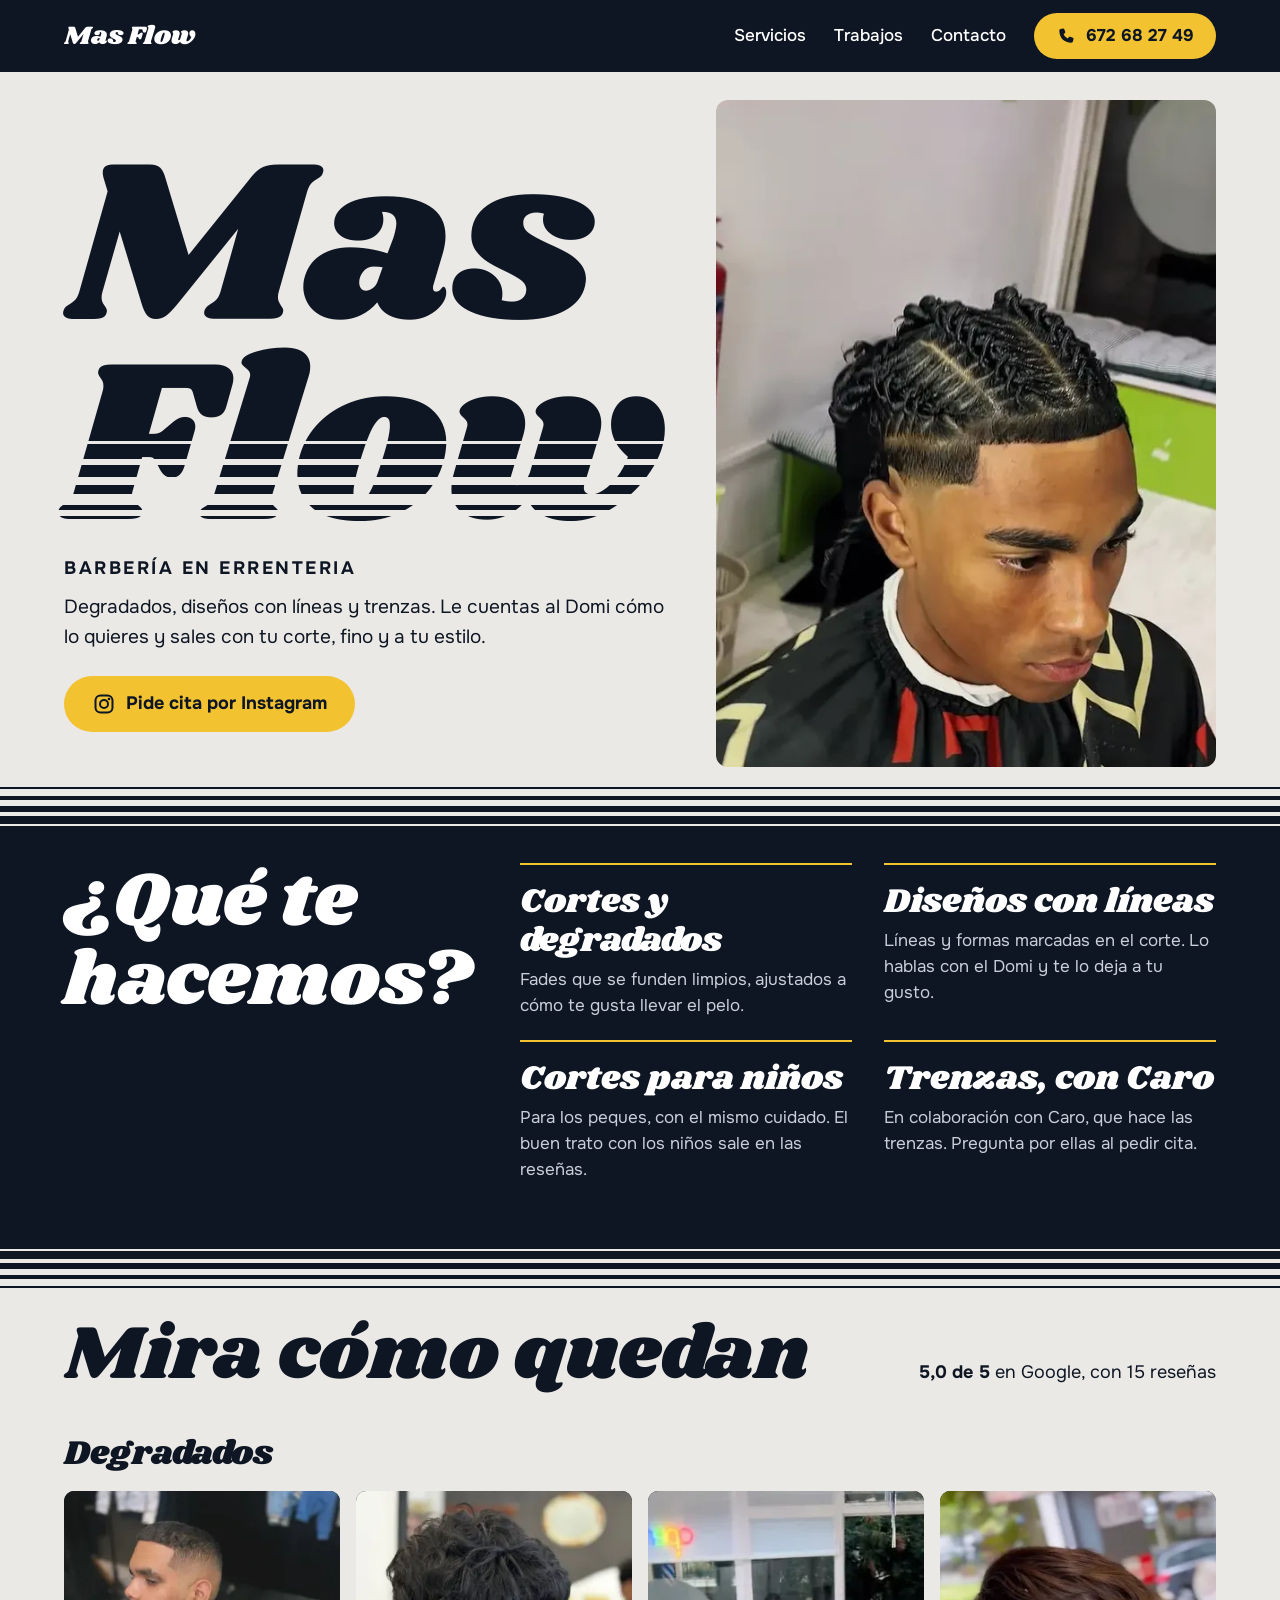
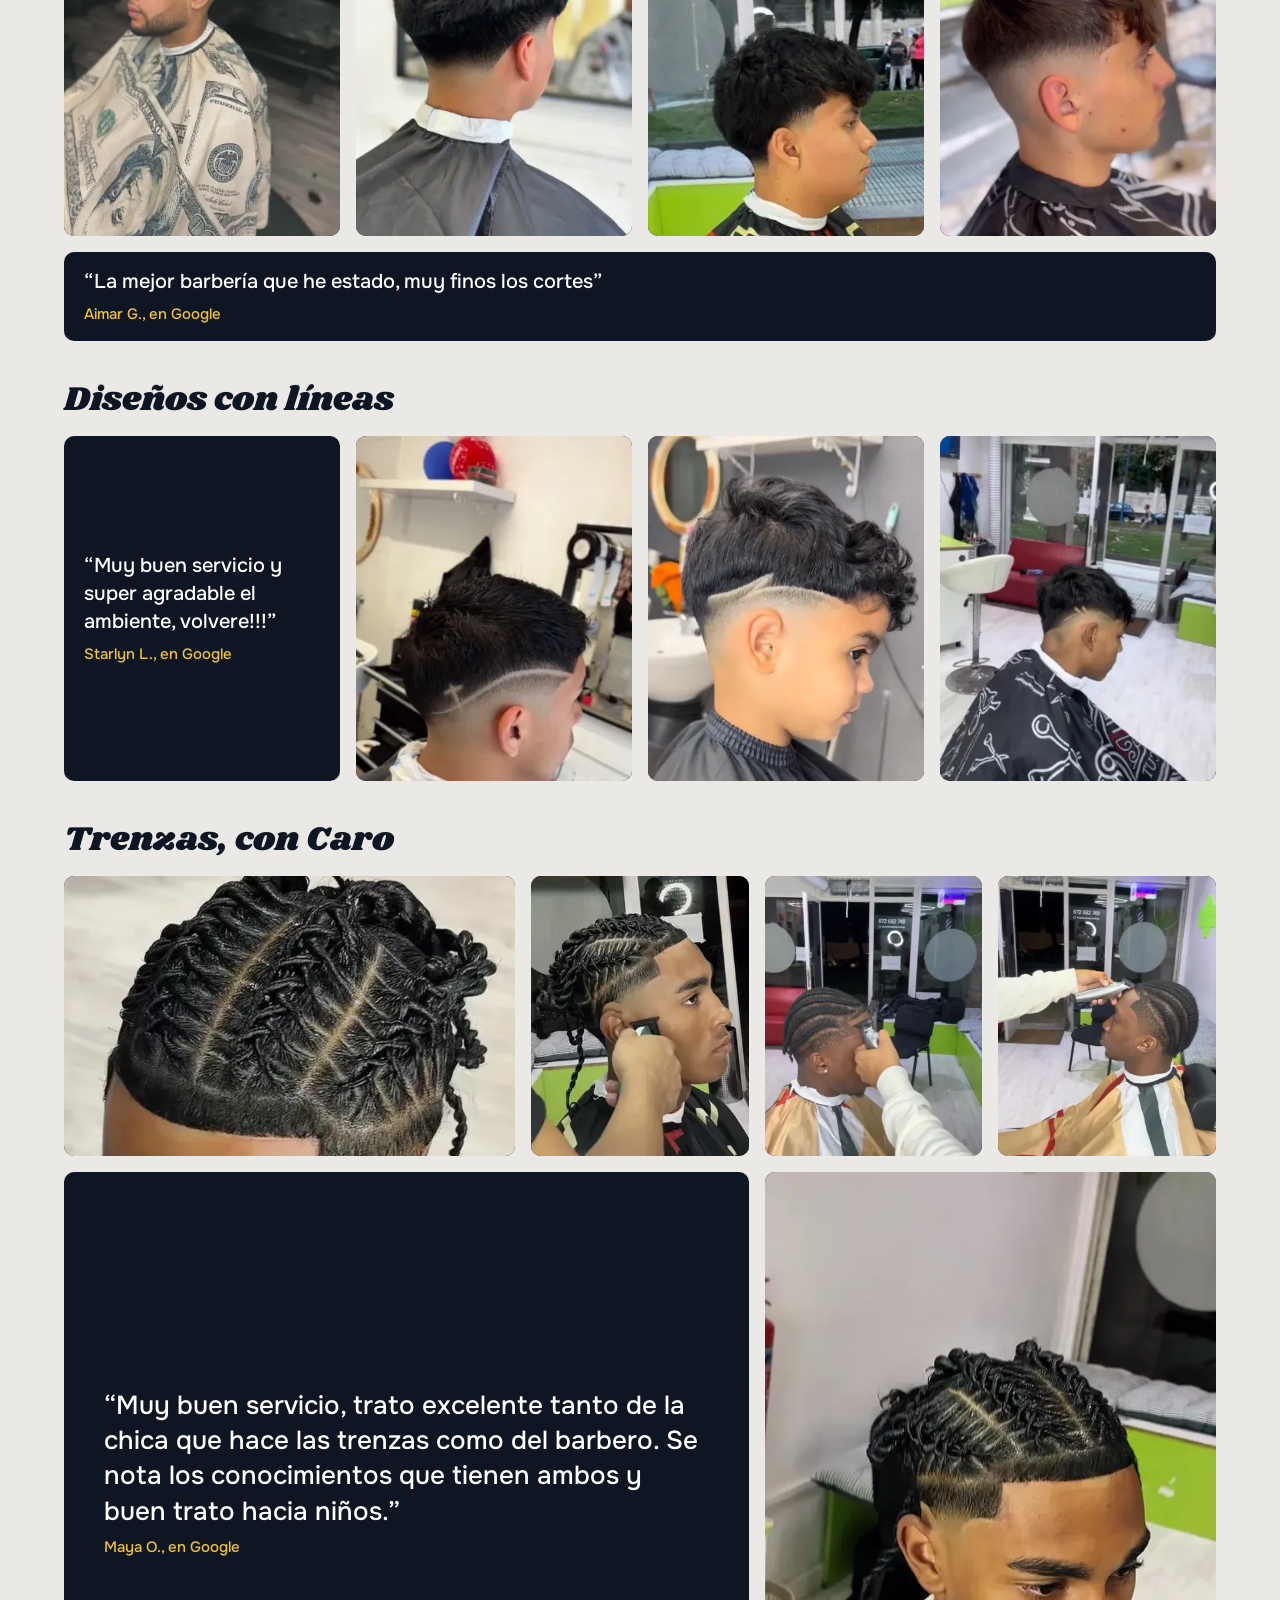
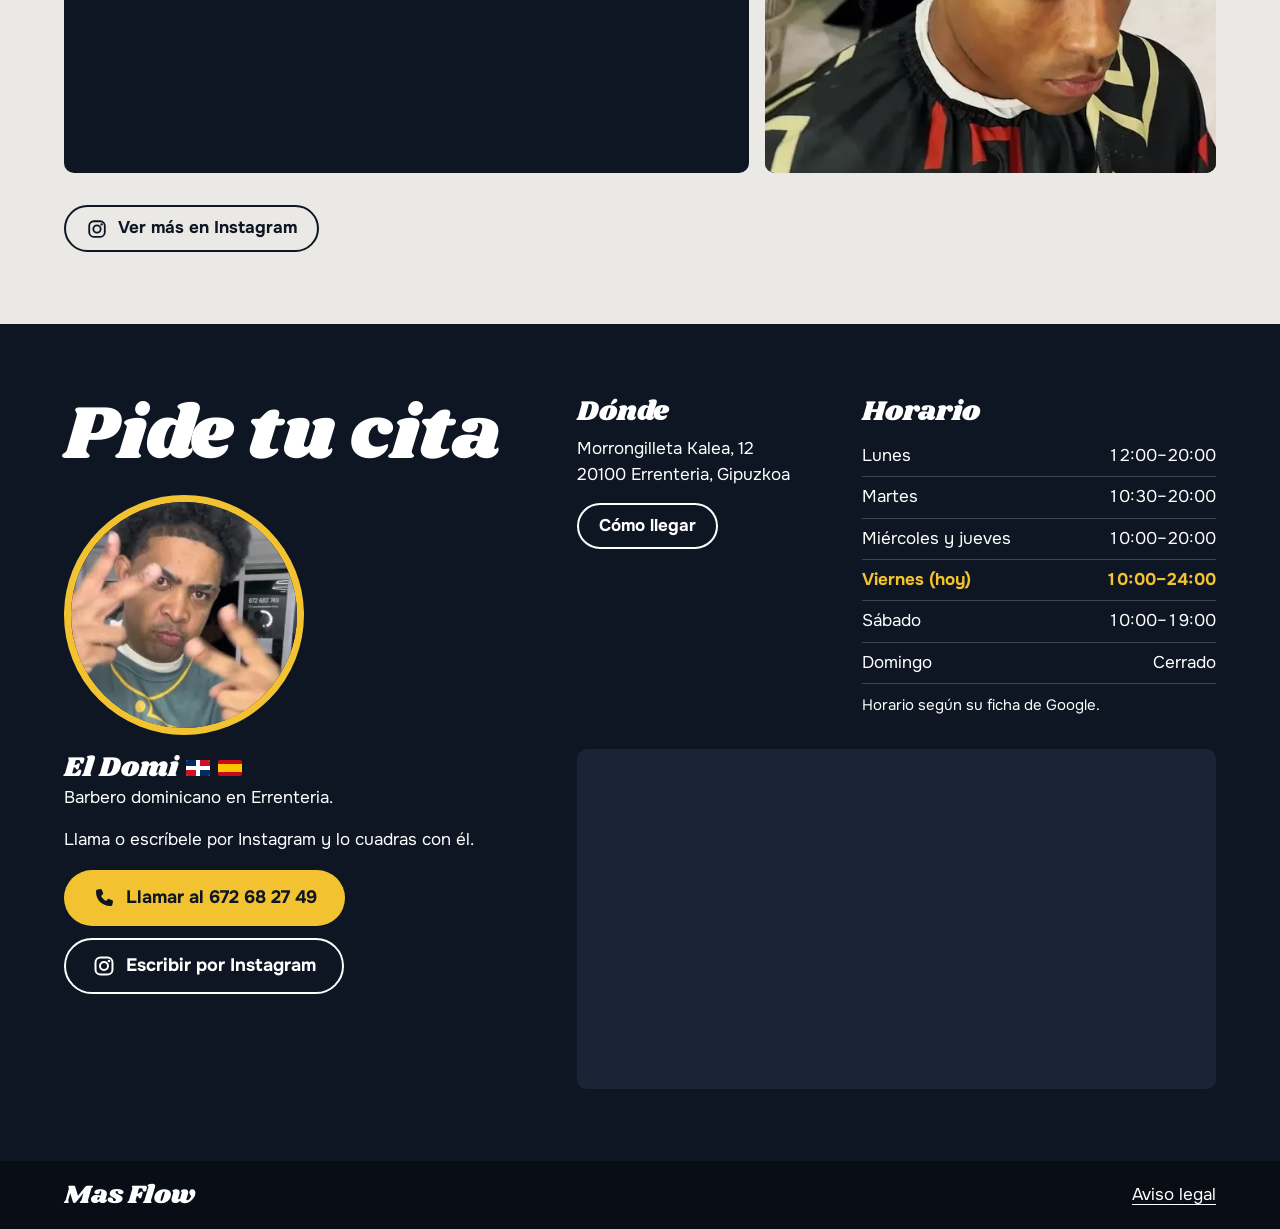
<file: index.html>
<!doctype html>
<html lang="es">
<head>
  <meta charset="utf-8">
  <meta name="viewport" content="width=device-width, initial-scale=1">
  <!-- Mientras sea demo no se indexa. Quitar al pasar a web real (ver NOTAS.md). -->
  <meta name="robots" content="noindex, nofollow">
  <meta name="format-detection" content="telephone=no">
  <title>Mas Flow | Barbería en Errenteria: degradados, diseños y trenzas</title>
  <meta name="description" content="Mas Flow, barbería en Errenteria (Gipuzkoa). Degradados, diseños con líneas, cortes para niños y trenzas. Pide cita por teléfono o por Instagram.">
  <meta name="theme-color" content="#0e1624">
  <link rel="icon" href="favicon.svg" type="image/svg+xml">
  <link rel="preconnect" href="https://fonts.googleapis.com">
  <link rel="preconnect" href="https://fonts.gstatic.com" crossorigin>
  <link rel="stylesheet" href="https://fonts.googleapis.com/css2?family=Onest:wght@400;500;700&family=Shrikhand&display=swap">
  <link rel="stylesheet" href="styles.css">
  <script src="main.js"></script>
  <script type="application/ld+json">
  {
    "@context": "https://schema.org",
    "@type": "BarberShop",
    "name": "Mas Flow Barbershop",
    "description": "Barbería en Errenteria: degradados, diseños con líneas, cortes para niños y trenzas.",
    "telephone": "+34672682749",
    "sameAs": ["https://www.instagram.com/mas.flowbarbershop/"],
    "address": {
      "@type": "PostalAddress",
      "streetAddress": "Morrongilleta Kalea, 12",
      "postalCode": "20100",
      "addressLocality": "Errenteria",
      "addressRegion": "Gipuzkoa",
      "addressCountry": "ES"
    },
    "openingHoursSpecification": [
      { "@type": "OpeningHoursSpecification", "dayOfWeek": "Monday", "opens": "12:00", "closes": "20:00" },
      { "@type": "OpeningHoursSpecification", "dayOfWeek": "Tuesday", "opens": "10:30", "closes": "20:00" },
      { "@type": "OpeningHoursSpecification", "dayOfWeek": ["Wednesday", "Thursday"], "opens": "10:00", "closes": "20:00" },
      { "@type": "OpeningHoursSpecification", "dayOfWeek": "Friday", "opens": "10:00", "closes": "24:00" },
      { "@type": "OpeningHoursSpecification", "dayOfWeek": "Saturday", "opens": "10:00", "closes": "19:00" }
    ]
  }
  </script>
</head>
<body>
  <a class="saltar" href="#contenido">Saltar al contenido</a>

  <!-- Iconos propios: se reutilizan con <use> -->
  <svg class="iconos" aria-hidden="true" width="0" height="0">
    <symbol id="i-tel" viewBox="0 0 24 24"><path fill="currentColor" d="M6.6 2.6 9.4 2c.6-.1 1.1.2 1.4.7l1.3 3.2c.2.5.1 1-.3 1.4L10.1 9c1 2.1 2.7 3.9 4.9 4.9l1.7-1.7c.4-.4.9-.5 1.4-.3l3.2 1.3c.5.3.8.8.7 1.4l-.6 2.8c-.2 1-1.1 1.6-2 1.6C10.900 19 5 13.100 5 4.600c0-.9.6-1.800 1.600-2Z" transform="translate(-1 1)"/></symbol>
    <symbol id="i-ig" viewBox="0 0 24 24"><g fill="none" stroke="currentColor" stroke-width="2"><rect x="3.500" y="3.500" width="17" height="17" rx="5"/><circle cx="12" cy="12" r="4"/></g><circle cx="17" cy="7" r="1.300" fill="currentColor"/></symbol>
  </svg>

  <header class="cabecera">
    <div class="cabecera-dentro">
      <a class="logo" href="#inicio" aria-label="Mas Flow, ir al inicio">Mas Flow</a>
      <nav class="menu" aria-label="Secciones">
        <a href="#servicios">Servicios</a>
        <a href="#trabajos">Trabajos</a>
        <a href="#contacto">Contacto</a>
      </nav>
      <a class="boton boton--cabecera" href="tel:+34672682749" aria-label="Llamar al 672 68 27 49">
        <svg width="20" height="20" aria-hidden="true"><use href="#i-tel"/></svg>
        <span class="solo-movil">Llamar</span>
        <span class="solo-escritorio">672 68 27 49</span>
      </a>
    </div>
  </header>

  <main id="contenido">
    <!-- 1. PORTADA -->
    <section class="portada" id="inicio">
      <div class="portada-texto">
        <h1 class="titular">
          <span class="titular-marca">Mas <span class="fade">Flow</span></span>
          <span class="titular-que">Barbería en Errenteria</span>
        </h1>
        <p class="portada-entrada">Degradados, diseños con líneas y trenzas. Le cuentas al Domi cómo lo quieres y sales con tu corte, fino y a tu estilo.</p>
        <a class="boton boton--grande" href="https://www.instagram.com/mas.flowbarbershop/" rel="noopener">
          <svg width="24" height="24" aria-hidden="true"><use href="#i-ig"/></svg>
          Pide cita por Instagram
        </a>
      </div>
      <figure class="portada-foto">
        <img src="img/trenzas-5-560.webp"
             srcset="img/trenzas-5-360.webp 360w, img/trenzas-5-560.webp 560w, img/trenzas-5-752.webp 752w"
             sizes="(min-width: 1250px) 500px, (min-width: 640px) 40vw, 100vw"
             width="752" height="1000"
             alt="Trenzas retorcidas con rayas marcadas, contorno recto y degradado en la sien, dentro de la barbería">
      </figure>
    </section>

    <div class="rayas" aria-hidden="true"></div>

    <!-- 2. SERVICIOS. Sin precios ni duraciones: el dueño no tiene carta.
         HUECO: cuando la haya, el precio va en cada <li>. -->
    <section class="servicios" id="servicios" aria-labelledby="titulo-servicios">
      <div class="servicios-dentro">
        <h2 class="seccion-titulo" id="titulo-servicios">¿Qué te hacemos?</h2>
        <ul class="lista-servicios">
          <li>
            <h3>Cortes y degradados</h3>
            <p>Fades que se funden limpios, ajustados a cómo te gusta llevar el pelo.</p>
          </li>
          <li>
            <h3>Diseños con líneas</h3>
            <p>Líneas y formas marcadas en el corte. Lo hablas con el Domi y te lo deja a tu gusto.</p>
          </li>
          <li>
            <h3>Cortes para niños</h3>
            <p>Para los peques, con el mismo cuidado. El buen trato con los niños sale en las reseñas.</p>
          </li>
          <li>
            <h3>Trenzas, con Caro</h3>
            <!-- HUECO: confirmar dónde se hacen las trenzas y añadir el Instagram de Caro -->
            <p>En colaboración con Caro, que hace las trenzas. Pregunta por ellas al pedir cita.</p>
          </li>
        </ul>
      </div>
    </section>

    <div class="rayas rayas--salida" aria-hidden="true"></div>

    <!-- 3. TRABAJOS. Cada enlace abre la foto: sin JS, directamente; con JS, en el visor.
         Las reseñas son literales, con sus erratas: no corregir. -->
    <section class="trabajos" id="trabajos" aria-labelledby="titulo-trabajos">
      <div class="trabajos-dentro">
        <div class="trabajos-cabeza">
          <h2 class="seccion-titulo" id="titulo-trabajos">Mira cómo quedan</h2>
          <p class="nota-google"><strong>5,0 de 5</strong> en Google, con 15 reseñas</p>
        </div>

        <div class="grupo grupo--cuatro">
          <h3>Degradados</h3>
          <div class="pista">
            <a class="foto" data-visor href="img/degradado-1-587.webp" style="--pos: 40% 30%">
              <img src="img/degradado-1-360.webp" srcset="img/degradado-1-360.webp 360w, img/degradado-1-560.webp 560w, img/degradado-1-587.webp 587w" sizes="(min-width: 1024px) 276px, (min-width: 400px) 300px, 78vw" width="587" height="737" loading="lazy" alt="Degradado con pelo corto y barba perfilada, de perfil, con una capa estampada de billetes de dólar">
            </a>
            <a class="foto" data-visor href="img/degradado-2-590.webp" style="--pos: 50% 20%">
              <img src="img/degradado-2-360.webp" srcset="img/degradado-2-360.webp 360w, img/degradado-2-560.webp 560w, img/degradado-2-590.webp 590w" sizes="(min-width: 1024px) 276px, (min-width: 400px) 300px, 78vw" width="590" height="737" loading="lazy" alt="Degradado bajo en la nuca con pelo ondulado por arriba, visto desde atrás">
            </a>
            <a class="foto" data-visor href="img/degradado-3-415.webp" style="--pos: 30% 50%">
              <img src="img/degradado-3-360.webp" srcset="img/degradado-3-360.webp 360w, img/degradado-3-415.webp 415w" sizes="(min-width: 1024px) 390px, (min-width: 400px) 420px, 110vw" width="415" height="370" loading="lazy" alt="Degradado lateral con pelo oscuro y volumen arriba, de perfil, junto al escaparate de la barbería">
            </a>
            <a class="foto" data-visor href="img/degradado-4-752.webp" style="--pos: 50% 40%">
              <img src="img/degradado-4-360.webp" srcset="img/degradado-4-360.webp 360w, img/degradado-4-560.webp 560w, img/degradado-4-752.webp 752w" sizes="(min-width: 1024px) 276px, (min-width: 400px) 300px, 78vw" width="752" height="1400" loading="lazy" alt="Corte con degradado en los laterales y pelo castaño peinado hacia delante, visto de perfil">
            </a>
          </div>
          <blockquote class="resena">
            <p>“La mejor barbería que he estado, muy finos los cortes”</p>
            <footer>Aimar G., en Google</footer>
          </blockquote>
        </div>

        <div class="grupo grupo--resena-antes">
          <h3>Diseños con líneas</h3>
          <div class="pista">
            <a class="foto" data-visor href="img/diseno-1-415.webp" style="--pos: 50% 60%">
              <img src="img/diseno-1-360.webp" srcset="img/diseno-1-360.webp 360w, img/diseno-1-415.webp 415w" sizes="(min-width: 1024px) 295px, (min-width: 400px) 320px, 83vw" width="415" height="492" loading="lazy" alt="Línea ondulada con una cruz marcada en el lateral de un corte con degradado">
            </a>
            <a class="foto" data-visor href="img/diseno-3-752.webp" style="--pos: 50% 28%">
              <img src="img/diseno-3-360.webp" srcset="img/diseno-3-360.webp 360w, img/diseno-3-560.webp 560w, img/diseno-3-752.webp 752w" sizes="(min-width: 1024px) 276px, (min-width: 400px) 300px, 78vw" width="752" height="1400" loading="lazy" alt="Corte de niño con pelo rizado arriba, degradado y una línea marcada en el lateral">
            </a>
            <a class="foto" data-visor href="img/diseno-2-416.webp" style="--pos: 50% 70%">
              <img src="img/diseno-2-360.webp" srcset="img/diseno-2-360.webp 360w, img/diseno-2-416.webp 416w" sizes="(min-width: 1024px) 276px, (min-width: 400px) 300px, 78vw" width="416" height="593" loading="lazy" alt="Líneas diagonales marcadas en el lateral de un corte con degradado, con el local y su escaparate al fondo">
            </a>
          </div>
          <blockquote class="resena">
            <p>“Muy buen servicio y super agradable el ambiente, volvere!!!”</p>
            <footer>Starlyn L., en Google</footer>
          </blockquote>
        </div>

        <div class="grupo grupo--trenzas">
          <h3>Trenzas, con Caro</h3>
          <div class="pista">
            <a class="foto foto--ancha foto--t4" data-visor href="img/trenzas-4-600.webp">
              <img src="img/trenzas-4-360.webp" srcset="img/trenzas-4-360.webp 360w, img/trenzas-4-560.webp 560w, img/trenzas-4-600.webp 600w" sizes="(min-width: 1024px) 452px, (min-width: 400px) 450px, 117vw" width="600" height="500" loading="lazy" alt="Trenzas retorcidas vistas desde arriba, con rayas marcadas y el contorno de la frente recto">
            </a>
            <a class="foto foto--t3" data-visor href="img/trenzas-3-780.webp" style="--pos: 38% 50%">
              <img src="img/trenzas-3-360.webp" srcset="img/trenzas-3-360.webp 360w, img/trenzas-3-560.webp 560w, img/trenzas-3-780.webp 780w" sizes="(min-width: 1024px) 400px, (min-width: 400px) 525px, 136vw" width="780" height="560" loading="lazy" alt="Repaso con la máquina junto a la oreja en un corte con trenzas retorcidas y degradado en la sien">
            </a>
            <a class="foto foto--t1" data-visor href="img/trenzas-1-408.webp" style="--pos: 30% 62%">
              <img src="img/trenzas-1-360.webp" srcset="img/trenzas-1-360.webp 360w, img/trenzas-1-408.webp 408w" sizes="(min-width: 1024px) 218px, (min-width: 400px) 300px, 78vw" width="408" height="690" loading="lazy" alt="Trenzas pegadas hacia atrás mientras se repasa el contorno con la máquina, con el local de noche al fondo">
            </a>
            <a class="foto foto--t2" data-visor href="img/trenzas-2-413.webp" style="--pos: 70% 62%">
              <img src="img/trenzas-2-360.webp" srcset="img/trenzas-2-360.webp 360w, img/trenzas-2-413.webp 413w" sizes="(min-width: 1024px) 218px, (min-width: 400px) 300px, 78vw" width="413" height="677" loading="lazy" alt="Trenzas pegadas vistas de lado mientras se repasa la frente con la máquina, dentro de la barbería">
            </a>
            <a class="foto foto--t5" data-visor href="img/trenzas-5-752.webp" style="--pos: 50% 70%">
              <img src="img/trenzas-5-360.webp" srcset="img/trenzas-5-360.webp 360w, img/trenzas-5-560.webp 560w, img/trenzas-5-752.webp 752w" sizes="(min-width: 1024px) 452px, (min-width: 400px) 300px, 78vw" width="752" height="1000" loading="lazy" alt="Trenzas retorcidas con rayas marcadas y contorno recto, vistas de frente, con el panel verde del local al fondo">
            </a>
          </div>
          <blockquote class="resena resena--larga">
            <p>“Muy buen servicio, trato excelente tanto de la chica que hace las trenzas como del barbero. Se nota los conocimientos que tienen ambos y buen trato hacia niños.”</p>
            <footer>Maya O., en Google</footer>
          </blockquote>
        </div>

        <a class="boton boton--linea trabajos-mas" href="https://www.instagram.com/mas.flowbarbershop/" rel="noopener">
          <svg width="22" height="22" aria-hidden="true"><use href="#i-ig"/></svg>
          Ver más en Instagram
        </a>
      </div>
    </section>

    <!-- 4. CONTACTO -->
    <section class="contacto" id="contacto" aria-labelledby="titulo-contacto">
      <div class="contacto-dentro">
        <div class="contacto-cita">
          <h2 class="seccion-titulo" id="titulo-contacto">Pide tu cita</h2>
          <figure class="domi">
            <img src="img/barbero-1-360.webp" srcset="img/barbero-1-360.webp 360w, img/barbero-1-412.webp 412w" sizes="(min-width: 1024px) 240px, 150px" width="412" height="688" loading="lazy" alt="El Domi, el barbero de Mas Flow, posando con las manos hacia la cámara y una camiseta verde con ribete amarillo">
            <figcaption>
              <span class="domi-nombre">El Domi
                <!-- Banderas como en su Instagram: los emojis de bandera no se ven en Windows -->
                <svg class="bandera" width="24" height="16" viewBox="0 0 24 16" aria-hidden="true"><rect width="24" height="16" fill="#fff"/><path fill="#002d62" d="M0 0h10v6H0zM14 10h10v6H14z"/><path fill="#ce1126" d="M14 0h10v6H14zM0 10h10v6H0z"/></svg>
                <svg class="bandera" width="24" height="16" viewBox="0 0 24 16" aria-hidden="true"><path fill="#c60b1e" d="M0 0h24v16H0z"/><path fill="#ffc400" d="M0 4h24v8H0z"/></svg>
              </span>
              Barbero dominicano en Errenteria.
            </figcaption>
          </figure>
          <p class="contacto-entrada">Llama o escríbele por Instagram y lo cuadras con él.</p>
          <div class="contacto-botones">
            <a class="boton boton--grande" href="tel:+34672682749">
              <svg width="24" height="24" aria-hidden="true"><use href="#i-tel"/></svg>
              Llamar al 672 68 27 49
            </a>
            <a class="boton boton--grande boton--linea" href="https://www.instagram.com/mas.flowbarbershop/" rel="noopener">
              <svg width="24" height="24" aria-hidden="true"><use href="#i-ig"/></svg>
              Escribir por Instagram
            </a>
          </div>
        </div>

        <div class="contacto-datos">
          <div class="dato">
            <h3>Dónde</h3>
            <address>Morrongilleta Kalea, 12<br>20100 Errenteria, Gipuzkoa</address>
            <a class="boton boton--linea" href="https://www.google.com/maps/dir/?api=1&amp;destination=Morrongilleta%20Kalea%2012%2C%2020100%20Errenteria%2C%20Gipuzkoa" rel="noopener">Cómo llegar</a>
          </div>
          <div class="dato">
            <h3>Horario</h3>
            <table class="horario">
              <tbody>
                <tr data-dias="1"><th scope="row">Lunes</th><td>12:00–20:00</td></tr>
                <tr data-dias="2"><th scope="row">Martes</th><td>10:30–20:00</td></tr>
                <tr data-dias="3,4"><th scope="row">Miércoles y jueves</th><td>10:00–20:00</td></tr>
                <tr data-dias="5"><th scope="row">Viernes</th><td>10:00–24:00</td></tr>
                <tr data-dias="6"><th scope="row">Sábado</th><td>10:00–19:00</td></tr>
                <tr data-dias="0"><th scope="row">Domingo</th><td>Cerrado</td></tr>
              </tbody>
            </table>
            <!-- PENDIENTE: quitar esta frase cuando el dueño confirme el horario -->
            <p class="horario-nota">Horario según su ficha de Google.</p>
          </div>
          <iframe class="mapa"
                  title="Mapa de Mas Flow en Morrongilleta Kalea, 12, Errenteria"
                  src="https://www.google.com/maps?q=Morrongilleta%20Kalea%2012%2C%2020100%20Errenteria%2C%20Gipuzkoa&amp;output=embed"
                  loading="lazy"
                  referrerpolicy="no-referrer-when-downgrade"></iframe>
        </div>
      </div>
    </section>
  </main>

  <footer class="pie">
    <div class="pie-dentro">
      <p class="logo">Mas Flow</p>
      <a href="legal.html">Aviso legal</a>
    </div>
  </footer>

  <!-- Visor de fotos: main.js crea las diapositivas -->
  <dialog class="visor" id="visor" aria-label="Fotos de los trabajos">
    <div class="visor-pista" id="visor-pista"></div>
    <div class="visor-barra">
      <p class="visor-texto" id="visor-texto" aria-live="polite"></p>
      <button class="visor-boton" type="button" id="visor-atras" aria-label="Foto anterior">
        <svg width="24" height="24" viewBox="0 0 24 24" aria-hidden="true"><path d="M15 4 7 12l8 8" fill="none" stroke="currentColor" stroke-width="3" stroke-linecap="round" stroke-linejoin="round"/></svg>
      </button>
      <button class="visor-boton" type="button" id="visor-alante" aria-label="Foto siguiente" autofocus>
        <svg width="24" height="24" viewBox="0 0 24 24" aria-hidden="true"><path d="m9 4 8 8-8 8" fill="none" stroke="currentColor" stroke-width="3" stroke-linecap="round" stroke-linejoin="round"/></svg>
      </button>
      <button class="visor-boton" type="button" id="visor-cerrar" aria-label="Cerrar el visor">
        <svg width="24" height="24" viewBox="0 0 24 24" aria-hidden="true"><path d="m5 5 14 14M19 5 5 19" fill="none" stroke="currentColor" stroke-width="3" stroke-linecap="round"/></svg>
      </button>
    </div>
  </dialog>
</body>
</html>
</file>
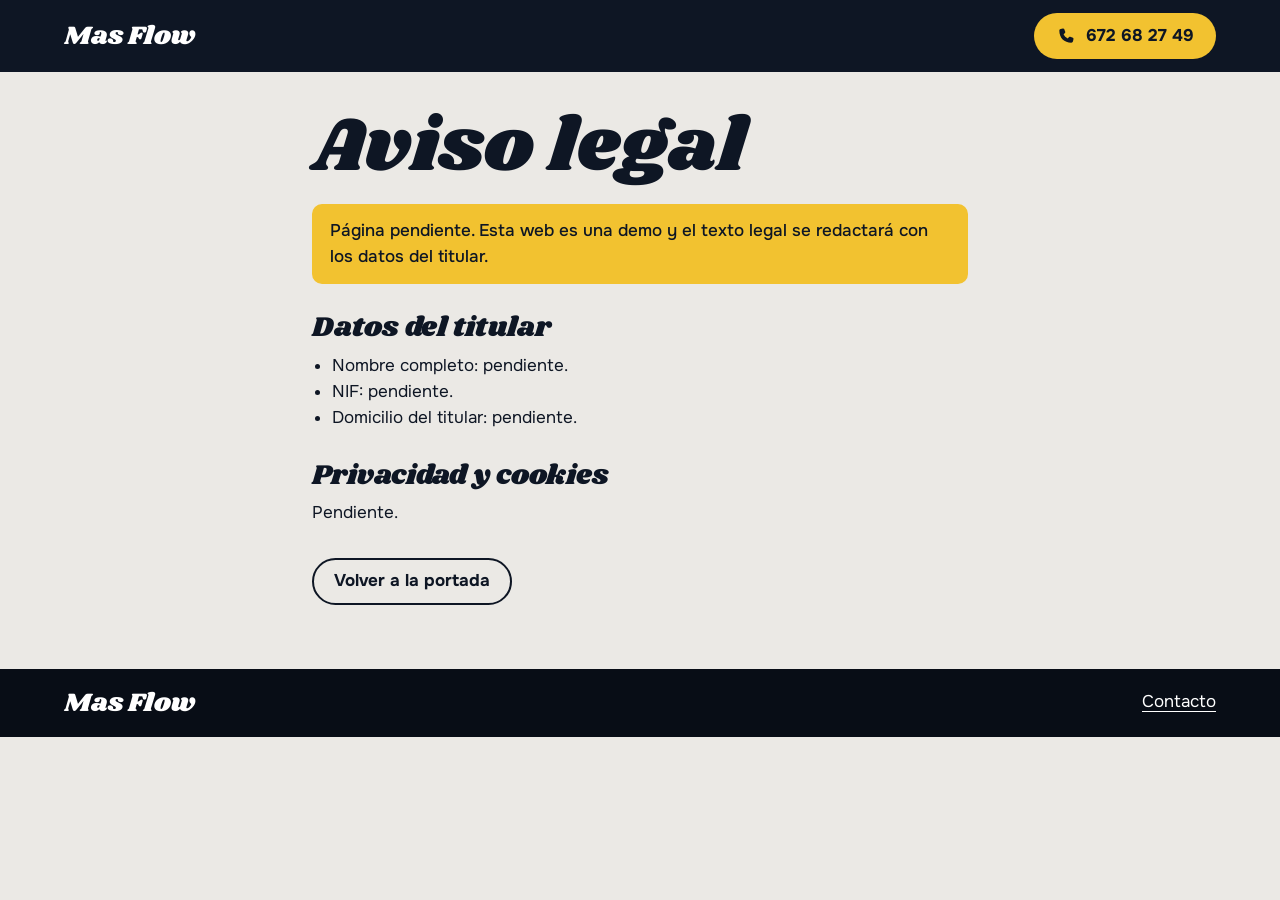
<file: legal.html>
<!doctype html>
<html lang="es">
<head>
  <meta charset="utf-8">
  <meta name="viewport" content="width=device-width, initial-scale=1">
  <!-- Mientras sea demo no se indexa. Quitar al pasar a web real (ver NOTAS.md). -->
  <meta name="robots" content="noindex, nofollow">
  <meta name="format-detection" content="telephone=no">
  <title>Aviso legal | Mas Flow, barbería en Errenteria</title>
  <meta name="description" content="Aviso legal de Mas Flow, barbería en Errenteria. Pendiente de completar con los datos del titular.">
  <meta name="theme-color" content="#0e1624">
  <link rel="icon" href="favicon.svg" type="image/svg+xml">
  <link rel="preconnect" href="https://fonts.googleapis.com">
  <link rel="preconnect" href="https://fonts.gstatic.com" crossorigin>
  <link rel="stylesheet" href="https://fonts.googleapis.com/css2?family=Onest:wght@400;500;700&family=Shrikhand&display=swap">
  <link rel="stylesheet" href="styles.css">
  <script src="main.js"></script>
</head>
<body>
  <a class="saltar" href="#contenido">Saltar al contenido</a>

  <svg class="iconos" aria-hidden="true" width="0" height="0">
    <symbol id="i-tel" viewBox="0 0 24 24"><path fill="currentColor" d="M6.6 2.6 9.4 2c.6-.1 1.1.2 1.4.7l1.3 3.2c.2.5.1 1-.3 1.4L10.1 9c1 2.1 2.7 3.9 4.9 4.9l1.7-1.7c.4-.4.9-.5 1.4-.3l3.2 1.3c.5.3.8.8.7 1.4l-.6 2.8c-.2 1-1.1 1.6-2 1.6C10.900 19 5 13.100 5 4.600c0-.9.6-1.800 1.600-2Z" transform="translate(-1 1)"/></symbol>
  </svg>

  <header class="cabecera">
    <div class="cabecera-dentro">
      <a class="logo" href="index.html" aria-label="Mas Flow, volver a la portada">Mas Flow</a>
      <a class="boton boton--cabecera" href="tel:+34672682749" aria-label="Llamar al 672 68 27 49">
        <svg width="20" height="20" aria-hidden="true"><use href="#i-tel"/></svg>
        <span class="solo-movil">Llamar</span>
        <span class="solo-escritorio">672 68 27 49</span>
      </a>
    </div>
  </header>

  <main class="legal" id="contenido">
    <h1 class="seccion-titulo">Aviso legal</h1>
    <p class="legal-aviso">Página pendiente. Esta web es una demo y el texto legal se redactará con los datos del titular.</p>

    <h2>Datos del titular</h2>
    <ul>
      <li>Nombre completo: pendiente.</li>
      <li>NIF: pendiente.</li>
      <li>Domicilio del titular: pendiente.</li>
    </ul>

    <h2>Privacidad y cookies</h2>
    <p>Pendiente.</p>

    <a class="boton boton--linea" href="index.html">Volver a la portada</a>
  </main>

  <footer class="pie">
    <div class="pie-dentro">
      <p class="logo">Mas Flow</p>
      <a href="index.html#contacto">Contacto</a>
    </div>
  </footer>
</body>
</html>
</file>
<file: styles.css>
/* ==========================================================================
   Mas Flow: hoja única de estilos. Mobile first: la base es el móvil y los
   min-width añaden el resto.
   1. Variables  2. Base  3. Botones  4. Cabecera  5. Portada
   6. Rayas  7. Servicios  8. Trabajos  9. Visor  10. Contacto y pie
   11. Página legal  12. Animaciones  13. Pantallas mayores
   ========================================================================== */

/* 1. VARIABLES -------------------------------------------------------------
   Paleta urbana: azul noche casi negro (el azul dominicano llevado a tinta),
   gris hormigón y dorado, de la camiseta del Domi y del marco del espejo. El
   dorado es el único color de la acción principal. Sin negro ni rojo (OG). */
:root {
  --blanco: #ffffff;
  --hormigon: #ebe9e5;
  --accion: #f2c230;
  --accion-oscuro: #ddad1c;
  --tinta: #0e1624;
  --tinta-2: #1a2436;
  --tinta-honda: #080d16;
  --gris: #3b4558;
  --texto-suave: #c9ced8;
  --oro: #f2c230;

  --letra-rotulo: "Shrikhand", "Arial Black", sans-serif;
  --letra-texto: "Onest", system-ui, -apple-system, "Segoe UI", sans-serif;

  --margen: 16px;
  --ancho: 1200px;
  /* El bloque de contenido: en secciones con margen propio, restarlo */
  --ancho-dentro: calc(var(--ancho) - 2 * var(--margen));
  --alto-cabecera: 64px;
}

/* 2. BASE ------------------------------------------------------------------ */
*, *::before, *::after { box-sizing: border-box; }

html {
  -webkit-text-size-adjust: 100%;
  text-size-adjust: 100%;
  /* Un enlace #seccion no debe quedar bajo la cabecera fija */
  scroll-padding-top: calc(var(--alto-cabecera) + 12px);
}

body {
  margin: 0;
  background: var(--hormigon);
  color: var(--tinta);
  font: 400 1.0625rem/1.55 var(--letra-texto);
}

img { display: block; max-width: 100%; height: auto; }
h1, h2, h3, p, figure, blockquote { margin: 0; }
a { color: inherit; }

:focus-visible {
  outline: 3px solid var(--tinta);
  outline-offset: 3px;
  border-radius: 4px;
}

.iconos { position: absolute; }

.saltar {
  position: absolute;
  left: var(--margen);
  top: -100px;
  z-index: 30;
  display: inline-flex;
  align-items: center;
  min-height: 44px;
  padding: 0 16px;
  background: var(--tinta);
  color: var(--blanco);
  border-radius: 8px;
}
.saltar:focus { top: 10px; }

/* 3. BOTONES --------------------------------------------------------------- */
.boton {
  display: inline-flex;
  align-items: center;
  justify-content: center;
  gap: 10px;
  min-height: 44px;
  padding: 8px 20px;
  border: 2px solid transparent;
  border-radius: 999px;
  background: var(--accion);
  color: var(--tinta);
  font-weight: 700;
  text-decoration: none;
  transition: background-color .15s ease;
}
.boton svg { flex: none; }

.boton--grande { min-height: 56px; padding: 12px 16px; font-size: 1.125rem; }

/* Secundario: solo línea, para que el dorado siga siendo la acción principal */
.boton--linea { background: transparent; border-color: currentColor; color: inherit; }

@media (hover: hover) {
  .boton:hover { background: var(--accion-oscuro); }
  .boton--linea:hover { background: transparent; text-decoration: underline; text-underline-offset: 4px; }
}

/* 4. CABECERA -------------------------------------------------------------- */
.cabecera {
  position: sticky;
  top: 0;
  z-index: 20;
  background: var(--tinta);
  color: var(--blanco);
}
.cabecera :focus-visible { outline-color: var(--accion); }

.cabecera-dentro {
  display: flex;
  align-items: center;
  justify-content: space-between;
  gap: 16px;
  max-width: var(--ancho);
  min-height: var(--alto-cabecera);
  margin-inline: auto;
  padding-inline: var(--margen);
}

.logo {
  display: inline-flex;
  align-items: center;
  min-height: 44px;
  font: 400 1.625rem/1 var(--letra-rotulo);
  text-decoration: none;
  white-space: nowrap;
}

.menu { display: none; }
.solo-escritorio { display: none; }

/* 5. PORTADA ---------------------------------------------------------------
   El nombre es la apuesta de la demo: "Flow" se degrada como un fade, de lleno
   a rayas cada vez más finas. Sin soporte de background-clip queda en azul. */
.portada-texto { padding: 14px var(--margen) 28px; }

/* Medidas de Shrikhand con interlineado 1: "Flow" ocupa 2,6em de ancho y su
   línea base cae a .8em de la parte alta de la caja. De ahí salen los tamaños
   y las rayas, en em para que escalen con la letra. */
.titular-marca {
  display: block;
  font: 400 34.5vw/1 var(--letra-rotulo);
}

.fade {
  display: block;
  width: max-content;
  margin-top: -.14em;
  /* La letra inclinada se sale de su caja: sin este margen se recortaría */
  margin-left: -.05em;
  padding-inline: .05em;
}

@supports ((-webkit-background-clip: text) or (background-clip: text)) {
  .fade {
    background-image: linear-gradient(to bottom,
      var(--tinta) 0 .46em,
      transparent .46em .475em, var(--tinta) .475em .54em,
      transparent .54em .565em, var(--tinta) .565em .615em,
      transparent .615em .65em, var(--tinta) .65em .69em,
      transparent .69em .735em, var(--tinta) .735em .76em,
      transparent .76em .785em, var(--tinta) .785em .805em,
      transparent .805em);
    -webkit-background-clip: text;
    background-clip: text;
    -webkit-text-fill-color: transparent;
    color: transparent;
  }
}

.titular-que {
  display: block;
  margin-top: -.5em;
  font: 700 1rem/1.25 var(--letra-texto);
  letter-spacing: .14em;
  text-transform: uppercase;
}

.portada-entrada { max-width: 34em; margin: 10px 0 20px; }

.portada .boton--grande { width: 100%; }

.portada-foto img {
  width: 100%;
  aspect-ratio: 4 / 5;
  object-fit: cover;
  object-position: 50% 42%;
}

/* 6. RAYAS DEL FADE ---------------------------------------------------------
   El recurso propio entre secciones: rayas que engordan hasta volverse color
   lleno. Solo dos, a la entrada y a la salida de los servicios. */
.rayas {
  height: 56px;
  /* Mismo color que los servicios, a los que lleva */
  background: linear-gradient(to bottom,
    transparent 0 12px, var(--tinta) 12px 14px,
    transparent 14px 21px, var(--tinta) 21px 25px,
    transparent 25px 31px, var(--tinta) 31px 37px,
    transparent 37px 41px, var(--tinta) 41px 49px,
    transparent 49px 51px, var(--tinta) 51px);
}
.rayas--salida { transform: scaleY(-1); background-color: var(--hormigon); }

/* 7. SERVICIOS -------------------------------------------------------------- */
.servicios { background: var(--tinta); color: var(--blanco); padding: 20px var(--margen) 28px; }
.servicios :focus-visible { outline-color: var(--accion); }
.servicios-dentro { max-width: var(--ancho-dentro); margin-inline: auto; }

.seccion-titulo {
  font: 400 clamp(2.5rem, 11vw, 4.75rem)/1.05 var(--letra-rotulo);
}

.lista-servicios { margin: 24px 0 0; padding: 0; list-style: none; }
.lista-servicios li { padding: 18px 0 20px; border-top: 2px solid var(--accion); }
.lista-servicios p { color: var(--texto-suave); }
.lista-servicios h3 { font: 400 1.75rem/1.15 var(--letra-rotulo); }
.lista-servicios p { margin-top: 6px; max-width: 32em; }

/* 8. TRABAJOS ----------------------------------------------------------------
   Móvil y tableta: carriles que siguen al dedo, con la siguiente foto asomando.
   Escritorio (sección 10): mosaicos sin huecos. */
.trabajos { background: var(--hormigon); padding: 12px var(--margen) 56px; }
.trabajos-dentro { max-width: var(--ancho-dentro); margin-inline: auto; }

.nota-google { margin-top: 6px; }
.grupo { margin-top: 32px; }
.grupo h3 { margin-bottom: 8px; font: 400 1.75rem/1.15 var(--letra-rotulo); }

.pista {
  display: flex;
  gap: 12px;
  margin-inline: calc(-1 * var(--margen));
  padding: 6px var(--margen);
  overflow-x: auto;
  scroll-snap-type: x proximity;
  scroll-padding-inline: var(--margen);
  overscroll-behavior-x: contain;
  scrollbar-width: none;
}
.pista::-webkit-scrollbar { display: none; }

.foto {
  position: relative;
  display: block;
  flex: none;
  width: min(78vw, 300px);
  height: min(97.5vw, 375px);
  overflow: hidden;
  border-radius: 10px;
  scroll-snap-align: start;
  background: var(--tinta);
}
.foto--ancha { width: min(92vw, 360px); }
.foto img {
  position: absolute;
  inset: 0;
  width: 100%;
  height: 100%;
  object-fit: cover;
  object-position: var(--pos, 50% 50%);
}

.resena {
  margin-top: 10px;
  padding: 18px 20px;
  border-radius: 10px;
  background: var(--tinta);
  color: var(--blanco);
  font-size: 1.125rem;
  font-weight: 500;
  line-height: 1.4;
}
.resena footer { margin-top: 8px; color: var(--accion); font-size: .9375rem; font-weight: 500; }

.trabajos-mas { width: 100%; margin-top: 32px; }

/* 9. VISOR -------------------------------------------------------------------
   Pantalla completa. Las fotos se deslizan con el dedo y nunca crecen más que
   su tamaño real. Los mandos van abajo, al alcance del pulgar. */
.visor {
  width: 100%;
  max-width: none;
  height: 100vh;
  height: 100dvh;
  max-height: none;
  margin: 0;
  padding: 0;
  border: 0;
  background: var(--tinta-honda);
  color: var(--blanco);
}
.visor[open] { display: flex; flex-direction: column; }
.visor::backdrop { background: var(--tinta-honda); }
.visor :focus-visible { outline-color: var(--accion); }

.visor-pista {
  flex: 1;
  min-height: 0;
  display: flex;
  overflow-x: auto;
  scroll-snap-type: x mandatory;
  overscroll-behavior: contain;
  scrollbar-width: none;
}
.visor-pista::-webkit-scrollbar { display: none; }

.visor-foto {
  flex: 0 0 100%;
  display: flex;
  align-items: center;
  justify-content: center;
  padding: 12px;
  scroll-snap-align: center;
  scroll-snap-stop: always;
}
.visor-foto img {
  width: auto;
  height: auto;
  max-width: 100%;
  max-height: calc(100vh - 96px);
  max-height: calc(100dvh - 96px);
  border-radius: 6px;
}

.visor-barra {
  display: flex;
  align-items: center;
  gap: 4px;
  width: 100%;
  max-width: 720px;
  margin-inline: auto;
  padding: 6px var(--margen) calc(6px + env(safe-area-inset-bottom));
}
.visor-texto { margin-right: auto; font-weight: 500; line-height: 1.3; white-space: pre-line; }
.visor-boton {
  display: inline-flex;
  align-items: center;
  justify-content: center;
  width: 48px;
  height: 48px;
  padding: 0;
  border: 0;
  border-radius: 50%;
  background: transparent;
  color: inherit;
  cursor: pointer;
}
html.visor-abierto { overflow: hidden; }

@media (hover: hover) {
  .visor-boton:hover { background: var(--tinta); color: var(--accion); }
}

/* 10. CONTACTO Y PIE ---------------------------------------------------------
   La tinta cierra la página y el dorado es la acción. */
.contacto {
  padding: 40px var(--margen) 48px;
  background: var(--tinta);
  color: var(--blanco);
}
.contacto-dentro { max-width: var(--ancho-dentro); margin-inline: auto; }
.contacto :focus-visible, .pie :focus-visible { outline-color: var(--accion); }

.domi { display: flex; align-items: center; gap: 16px; margin-top: 20px; }
.domi img {
  flex: none;
  width: 118px;
  height: 118px;
  object-fit: cover;
  object-position: 50% 0;
  border: 5px solid var(--oro);
  border-radius: 50%;
}
.domi-nombre {
  display: flex;
  align-items: center;
  gap: 8px;
  font: 400 1.75rem/1.2 var(--letra-rotulo);
}
.bandera { flex: none; border-radius: 2px; }

.contacto-entrada { margin-top: 16px; }

.contacto-botones { display: grid; gap: 12px; margin-top: 16px; }

.contacto-datos { display: grid; gap: 32px; margin-top: 40px; }
.dato h3 { margin-bottom: 8px; font: 400 1.75rem/1.15 var(--letra-rotulo); }
address { margin-bottom: 14px; font-style: normal; }

.horario { width: 100%; border-collapse: collapse; }
.horario th, .horario td {
  padding: 7px 0;
  border-bottom: 1px solid var(--gris);
  text-align: left;
  font-weight: 400;
}
.horario td { text-align: right; white-space: nowrap; font-variant-numeric: tabular-nums; }
.horario tr.hoy th, .horario tr.hoy td { color: var(--accion); font-weight: 700; }
.horario-nota { margin-top: 10px; font-size: .9375rem; }

.mapa {
  display: block;
  width: 100%;
  height: 300px;
  border: 0;
  border-radius: 10px;
  background: var(--tinta-2);
}

.pie { background: var(--tinta-honda); color: var(--blanco); }
.pie-dentro {
  display: flex;
  align-items: center;
  justify-content: space-between;
  gap: 16px;
  max-width: var(--ancho);
  margin-inline: auto;
  padding: 12px var(--margen);
}
.pie a {
  display: inline-flex;
  align-items: center;
  min-height: 44px;
  text-underline-offset: 4px;
}

/* 11. PÁGINA LEGAL ---------------------------------------------------------- */
.legal {
  max-width: 44rem;
  min-height: 60vh;
  margin-inline: auto;
  padding: 36px var(--margen) 64px;
}
.legal-aviso {
  margin-top: 16px;
  padding: 14px 18px;
  border-radius: 10px;
  background: var(--accion);
  font-weight: 500;
}
.legal h2 { margin: 28px 0 8px; font: 400 1.75rem/1.15 var(--letra-rotulo); }
.legal ul { margin: 0; padding-left: 1.2em; }
.legal .boton { margin-top: 32px; }

/* 12. ANIMACIONES ------------------------------------------------------------
   Todo depende de .anima, que solo pone main.js. Sin JS o con "reducir
   movimiento" esa clase no existe y aquí no se aplica nada. */
html.suave { scroll-behavior: smooth; }

.anima .fade { animation: pasada .9s cubic-bezier(.2, .7, .2, 1) .1s backwards; }

@keyframes pasada {
  from { clip-path: inset(-10% -10% 100% -10%); }
  to { clip-path: inset(-10% -10% -10% -10%); }
}

.anima .foto { transition: opacity .5s ease, transform .5s ease; }
.anima .grupo:not(.visto) .foto { opacity: 0; transform: translateY(14px); }
.anima .grupo .foto:nth-child(2) { transition-delay: .07s; }
.anima .grupo .foto:nth-child(3) { transition-delay: .14s; }
.anima .grupo .foto:nth-child(n+4) { transition-delay: .2s; }

/* 13. PANTALLAS MAYORES ------------------------------------------------------
   Desde 640 px la portada es otra: nombre a la izquierda y foto enmarcada a la
   derecha, nunca a pantalla completa porque la foto mide 752 px. */
@media (min-width: 640px) {
  :root { --margen: 24px; --alto-cabecera: 72px; }

  .menu { display: flex; gap: 4px; margin-left: auto; }
  .menu a {
    display: inline-flex;
    align-items: center;
    min-height: 44px;
    padding-inline: 12px;
    font-weight: 500;
    text-decoration: none;
    border-radius: 8px;
  }
  .solo-movil { display: none; }
  .solo-escritorio { display: inline; }

  .portada {
    display: grid;
    grid-template-columns: 1fr minmax(0, 40vw);
    align-items: center;
    gap: clamp(16px, 3vw, 48px);
    max-width: var(--ancho);
    margin-inline: auto;
    padding: 28px var(--margen) 8px;
  }
  .portada-texto { padding: 0; }
  .titular-marca { font-size: min(18.8vw, 232px); }
  .boton--grande { padding-inline: 26px; }
  .portada .boton--grande { width: auto; }
  .portada-foto img { aspect-ratio: 3 / 4; border-radius: 12px; }

  .lista-servicios {
    display: grid;
    grid-template-columns: 1fr 1fr;
    column-gap: 32px;
  }
}

/* Escritorio: título a la izquierda y servicios a dos columnas a la derecha */
@media (min-width: 1024px) {
  .servicios { padding-block: 32px 40px; }
  .servicios-dentro {
    display: grid;
    grid-template-columns: 4fr 8fr;
    gap: 48px;
    align-items: start;
  }
  .lista-servicios { margin: 0; }
  .lista-servicios h3 { font-size: 2.125rem; }

  /* Trabajos: los carriles se vuelven mosaicos. La pista deja de ser una caja
     (display: contents) y sus fotos pasan a ser celdas del grupo. */
  .trabajos { padding-block: 16px 72px; }
  .trabajos-cabeza { display: flex; align-items: baseline; justify-content: space-between; gap: 24px; }
  .nota-google { flex: none; margin: 0; font-size: 1.125rem; }

  .grupo {
    display: grid;
    grid-template-columns: repeat(4, 1fr);
    gap: 16px;
    margin-top: 40px;
  }
  .grupo h3 { grid-column: 1 / -1; order: -2; margin: 0; font-size: 2.125rem; }
  .pista { display: contents; }
  .foto { width: auto; height: auto; aspect-ratio: 4 / 5; }

  .resena { display: flex; flex-direction: column; justify-content: center; margin: 0; padding: 20px; font-size: 1.25rem; }
  .grupo--resena-antes .resena { order: -1; }
  /* Degradados: cuatro fotos y la reseña en franja debajo */
  .grupo--cuatro .resena { grid-column: 1 / -1; padding-block: 16px; }

  /* Trenzas: fila de cuatro arriba; abajo, la reseña y la foto de la portada
     en vertical, con la cara entera. Queda al fondo: hay que bajar para verla. */
  .grupo--trenzas {
    grid-template-columns: repeat(5, 1fr);
    grid-template-rows: auto minmax(280px, auto) auto;
  }
  .grupo--trenzas .foto { aspect-ratio: auto; }
  .foto--t4 { grid-column: 1 / 3; grid-row: 2; }
  .foto--t3 { grid-column: 3; grid-row: 2; }
  .foto--t1 { grid-column: 4; grid-row: 2; }
  .foto--t2 { grid-column: 5; grid-row: 2; }
  .grupo--trenzas .foto--t5 { grid-column: 4 / 6; grid-row: 3; aspect-ratio: 3 / 4; }
  .resena--larga { grid-column: 1 / 4; grid-row: 3; padding: 32px 40px; font-size: 1.625rem; line-height: 1.35; }

  .trabajos-mas { width: auto; margin-top: 32px; }

  /* Contacto: la cita a la izquierda; datos y mapa a la derecha */
  .contacto { padding-block: 72px; }
  .contacto-dentro {
    display: grid;
    grid-template-columns: 5fr 7fr;
    gap: 56px;
    align-items: start;
  }
  .domi { flex-direction: column; align-items: flex-start; }
  .domi img { width: 240px; height: 240px; border-width: 7px; }
  .contacto-botones { justify-items: start; }
  .contacto-datos {
    grid-template-columns: 5fr 7fr;
    gap: 32px;
    margin-top: 0;
  }
  .mapa { grid-column: 1 / -1; height: 340px; }
}

@media (hover: hover) and (min-width: 640px) {
  .menu a:hover { text-decoration: underline; text-decoration-color: var(--accion); text-underline-offset: 6px; text-decoration-thickness: 2px; }
}

@media (min-width: 1250px) {
  .portada { grid-template-columns: 1fr 500px; }
  .titular-que { font-size: 1.125rem; }
  .portada-entrada { font-size: 1.1875rem; margin: 14px 0 24px; }
}
</file>
